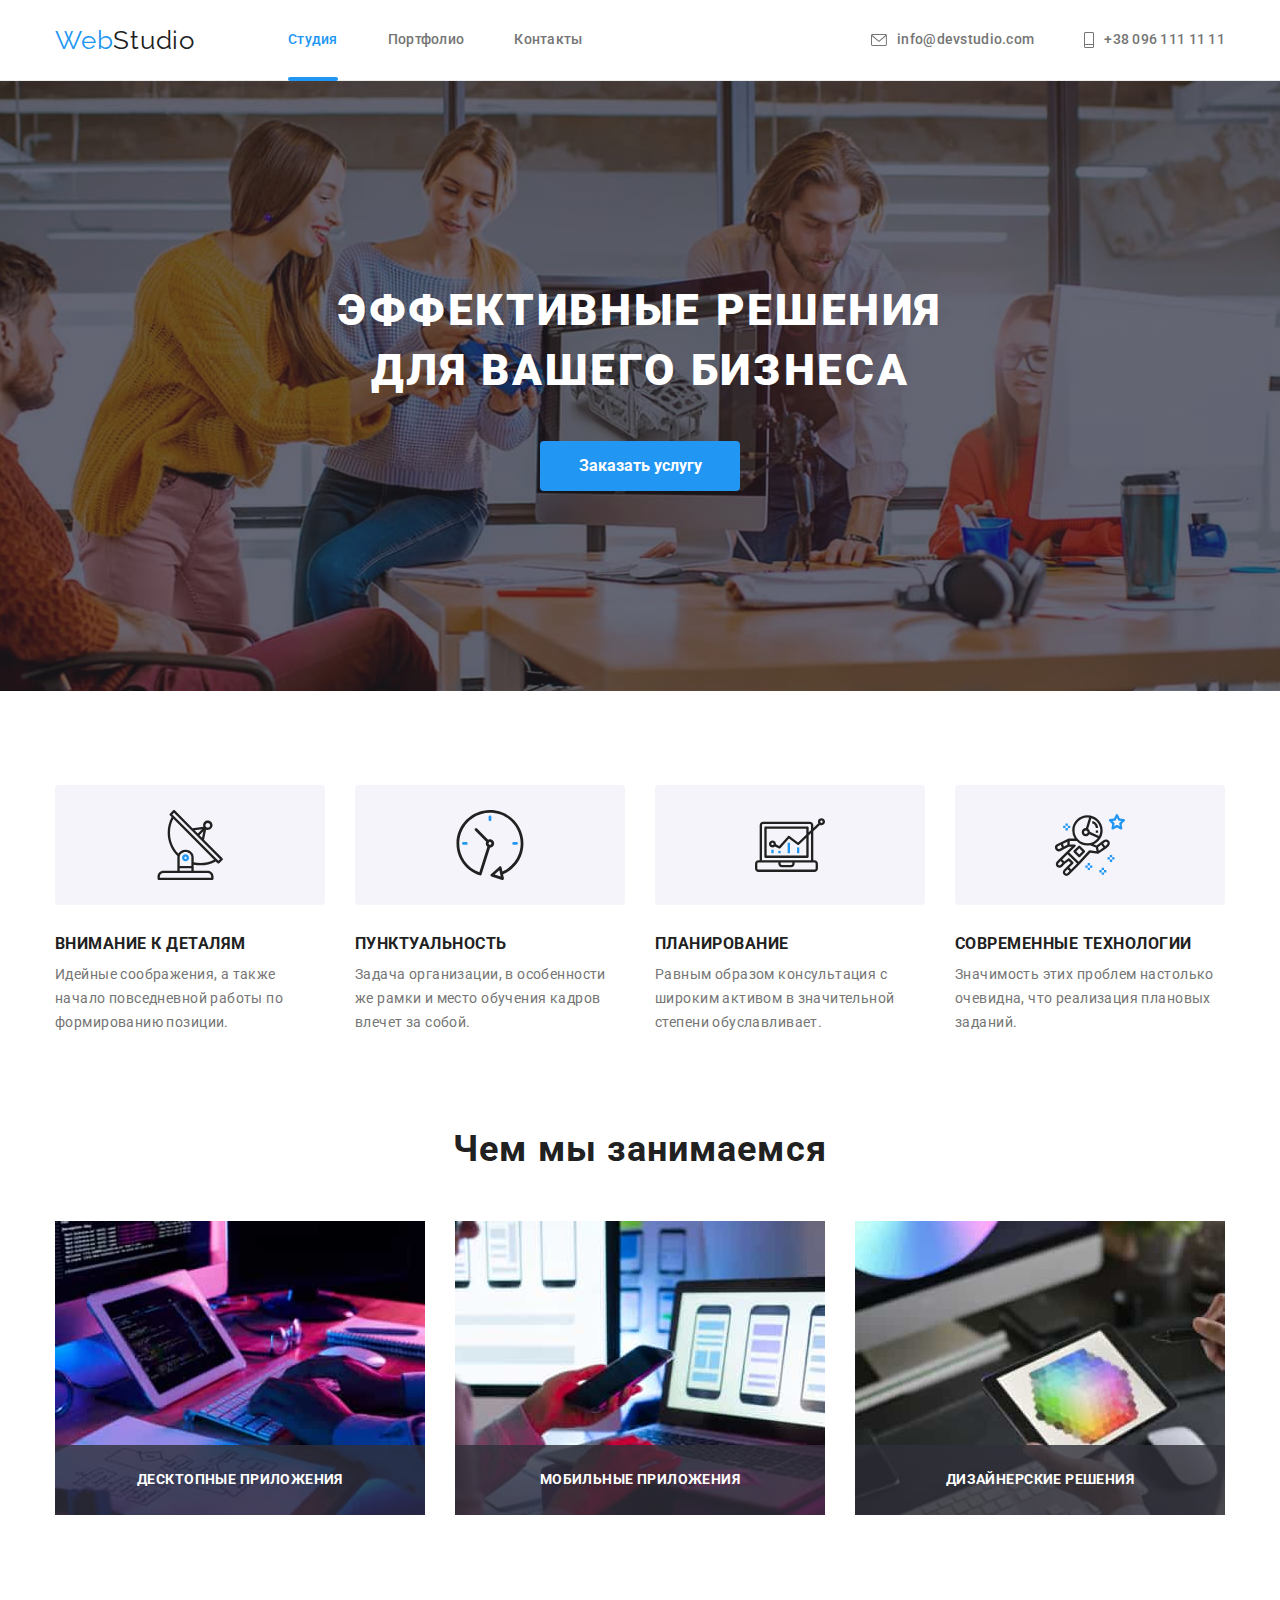
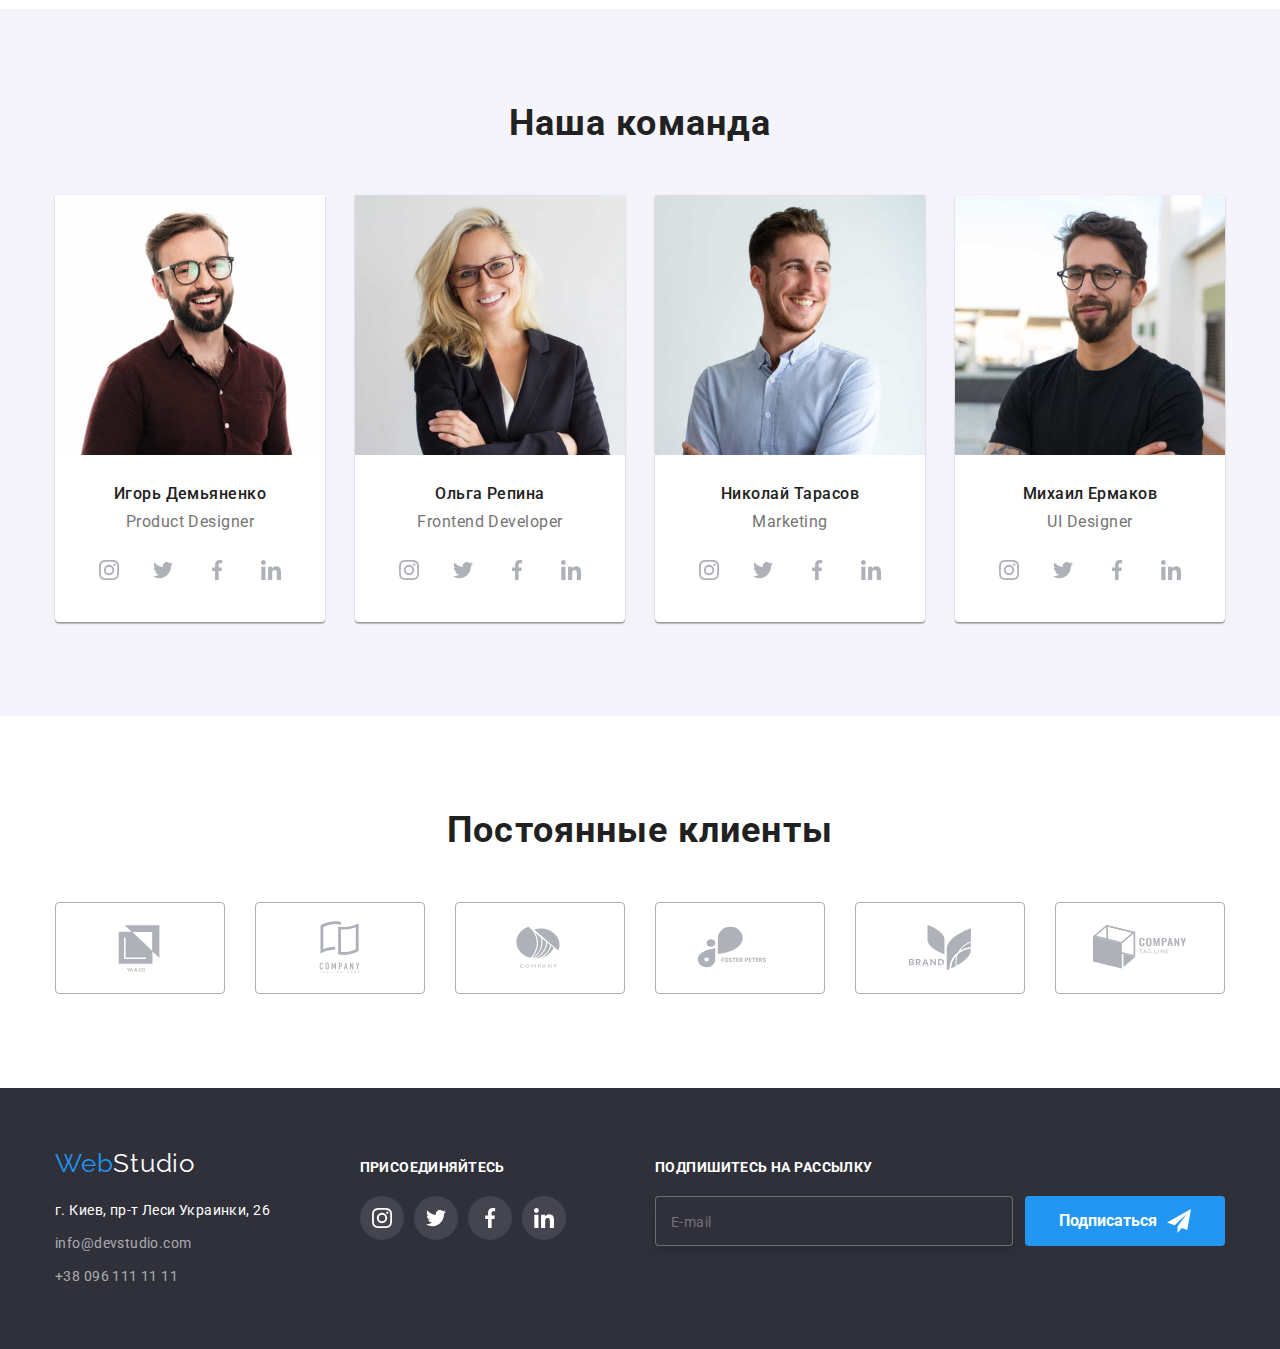
<file: index.html>
<!DOCTYPE html>
<html lang="ru">

<head>
    <meta charset="UTF-8">
    <meta http-equiv="X-UA-Compatible" content="IE=edge">
    <meta name="viewport" content="width=device-width, initial-scale=1.0">
    <title>Студия</title>
    <link rel="preconnect" href="https://fonts.googleapis.com">
    <link rel="preconnect" href="https://fonts.gstatic.com" crossorigin>
    <link
        href="https://fonts.googleapis.com/css2?family=Raleway:wght@700&family=Roboto:wght@400;500;700;900&display=swap"
        rel="stylesheet">
    <link rel="stylesheet" href="./css/modern-normalize.css">
    <link rel="stylesheet" href="./css/styles.css">
</head>

<body>
    <header>
        <div class="container">
            <a href="./index.html" class="logo logo-text-header"><span class="logo-text">Web</span>Studio</a>
            <nav class="navigation">

                <ul class="site-nav">
                    <li class="list"><a href="./index.html" class="link header-link current">Студия</a></li>
                    <li class="list"><a href="./portfolio.html" class="link header-link">Портфолио</a></li>
                    <li class="list"><a href="" class="link header-link">Контакты</a></li>
                </ul>
            </nav>
            <ul class="site-contact">
                <li class="list"><a href="mailto:info@devstudio.com" class="link header-link">
                        <svg class="icon-link" width="16" height="12">
                            <use href="./images/icons.svg#icon-mail"></use>
                        </svg>info@devstudio.com</a>
                </li>
                <li class="list"><a href="tel:+380961111111" class="link header-link"><svg class="icon-link" width="10"
                            height="16">
                            <use href="./images/icons.svg#icon-tel"></use>
                        </svg>+38 096 111 11 11</a></li>
            </ul>
        </div>
    </header>
    <main>




        <section class="section title-section">
            <div class="container">
                <div class="title-container">
                    <h1 class="title-name">Эффективные решения для вашего бизнеса</h1>
                    <button type="button" class="button primary button-modal" data-modal-open>Заказать услугу</button>





                </div>
            </div>
        </section>

        <section class="section">
            <div class="container">
                <h2 class="visually-hidden">Наши преимущества</h2>
                <ul class="content-list">
                    <li class="list">
                        <div class="icon-feature"><svg class="icon" width="70" height="70">
                                <use href="./images/icons.svg#icon-antenna"></use>
                            </svg></div>
                        <h3 class="content">Внимание к деталям</h3>
                        <p>Идейные соображения, а также начало повседневной работы по формированию
                            позиции.</p>
                    </li>
                    <li class="list">
                        <div class="icon-feature"><svg class="icon" width="70" height="70">
                                <use href="./images/icons.svg#icon-clock"></use>
                            </svg></div>
                        <h3 class="content">Пунктуальность</h3>
                        <p>Задача организации, в особенности же рамки и место обучения кадров
                            влечет за собой.</p>
                    </li>
                    <li class="list">
                        <div class="icon-feature"><svg class="icon" width="70" height="70">
                                <use href="./images/icons.svg#icon-diagram"></use>
                            </svg></div>
                        <h3 class="content">Планирование</h3>
                        <p>Равным образом консультация с широким активом в значительной степени
                            обуславливает.</p>
                    </li>
                    <li class="list">
                        <div class="icon-feature"><svg class="icon" width="70" height="70">
                                <use href="./images/icons.svg#icon-astronaut"></use>
                            </svg></div>
                        <h3 class="content">Современные технологии</h3>
                        <p>Значимость этих проблем настолько очевидна, что реализация плановых
                            заданий.</p>
                    </li>
                </ul>
            </div>
        </section>
        <section class="section">
            <div class="container">
                <h2 class="occupation-item">Чем мы занимаемся</h2>
                <ul class="occupation">

                    <li class="list">

                        <img src="./images/img1.jpg" alt="Разработка и создание макета" width="370">
                        <div class="card-text">
                            <h3 class="text-content">Десктопные приложения</h3>
                        </div>
                    </li>
                    <li class="list">
                        <img src="./images/img2.jpg" alt="Адаптация для разных платформ" width="370">
                        <div class="card-text">
                            <h3 class="text-content">Мобильные приложения</h3>
                        </div>
                    </li>
                    <li class="list">
                        <img src="./images/img3.jpg" alt="Физуальное оформление" width="370">
                        <div class="card-text">
                            <h3 class="text-content">Дизайнерские решения</h3>
                        </div>
                    </li>
                </ul>
            </div>
        </section>
        <section class="section">
            <div class="container">
                <h2 class="occupation-item">Наша команда</h2>
                <ul class="team">
                    <li class="list"><img src="./images/photo1.jpg" alt="Фотография Игоря Демьяненко" width="270">
                        <div class="team-block">
                            <h3 class="team-item">Игорь Демьяненко</h3>
                            <p class="team-text">Product Designer</p>

                            <ul class="team-list">

                                <li class="list-social"><a href="" target="_blank" rel="noopener noreferrer"
                                        class="link-button"><svg class="icon-social" width="20" height="20">
                                            <use href="./images/icons.svg#icon-instagram"></use>
                                        </svg></a></li>

                                <li class="list-social"><a href="" target="_blank" rel="noopener noreferrer"
                                        class="link-button"><svg class="icon-social" width="20" height="20">
                                            <use href="./images/icons.svg#icon-twitter"></use>
                                        </svg></a></li>

                                <li class="list-social"><a href="" target="_blank" rel="noopener noreferrer"
                                        class="link-button"><svg class="icon-social" width="20" height="20">
                                            <use href="./images/icons.svg#icon-facebook"></use>
                                        </svg></a></li>

                                <li class="list-social"><a href="" target="_blank" rel="noopener noreferrer"
                                        class="link-button"><svg class="icon-social" width="20" height="20">
                                            <use href="./images/icons.svg#icon-linkedin"></use>
                                        </svg></a></li>
                            </ul>
                        </div>
                    </li>
                    <li class="list"><img src="./images/photo2.jpg" alt="Фотография Ольги Репиной" width="270">
                        <div class="team-block">
                            <h3 class="team-item">Ольга Репина</h3>
                            <p class="team-text">Frontend Developer</p>

                            <ul class="team-list">

                                <li class="list-social"><a href="" target="_blank" rel="noopener noreferrer"
                                        class="link-button"><svg class="icon-social" width="20" height="20">
                                            <use href="./images/icons.svg#icon-instagram"></use>
                                        </svg></a></li>

                                <li class="list-social"><a href="" target="_blank" rel="noopener noreferrer"
                                        class="link-button"><svg class="icon-social" width="20" height="20">
                                            <use href="./images/icons.svg#icon-twitter"></use>
                                        </svg></a></li>

                                <li class="list-social"><a href="" target="_blank" rel="noopener noreferrer"
                                        class="link-button"><svg class="icon-social" width="20" height="20">
                                            <use href="./images/icons.svg#icon-facebook"></use>
                                        </svg></a></li>

                                <li class="list-social"><a href="" target="_blank" rel="noopener noreferrer"
                                        class="link-button"><svg class="icon-social" width="20" height="20">
                                            <use href="./images/icons.svg#icon-linkedin"></use>
                                        </svg></a></li>
                            </ul>
                        </div>
                    </li>
                    <li class="list"><img src="./images/photo3.jpg" alt="Фотография Николая Тарасова" width="270">
                        <div class="team-block">
                            <h3 class="team-item">Николай Тарасов</h3>
                            <p class="team-text">Marketing</p>

                            <ul class="team-list">

                                <li class="list-social"><a href="" target="_blank" rel="noopener noreferrer"
                                        class="link-button"><svg class="icon-social" width="20" height="20">
                                            <use href="./images/icons.svg#icon-instagram"></use>
                                        </svg></a></li>

                                <li class="list-social"><a href="" target="_blank" rel="noopener noreferrer"
                                        class="link-button"><svg class="icon-social" width="20" height="20">
                                            <use href="./images/icons.svg#icon-twitter"></use>
                                        </svg></a></li>

                                <li class="list-social"><a href="" target="_blank" rel="noopener noreferrer"
                                        class="link-button"><svg class="icon-social" width="20" height="20">
                                            <use href="./images/icons.svg#icon-facebook"></use>
                                        </svg></a></li>

                                <li class="list-social"><a href="" target="_blank" rel="noopener noreferrer"
                                        class="link-button"><svg class="icon-social" width="20" height="20">
                                            <use href="./images/icons.svg#icon-linkedin"></use>
                                        </svg></a></li>
                            </ul>
                        </div>
                    </li>
                    <li class="list"><img src="./images/photo4.jpg" alt="Фотография Михаила Ерамакова" width="270">
                        <div class="team-block">
                            <h3 class="team-item">Михаил Ермаков</h3>
                            <p class="team-text">UI Designer</p>

                            <ul class="team-list">

                                <li class="list-social"><a href="" target="_blank" rel="noopener noreferrer"
                                        class="link-button"><svg class="icon-social" width="20" height="20">
                                            <use href="./images/icons.svg#icon-instagram"></use>
                                        </svg></a></li>

                                <li class="list-social"><a href="" target="_blank" rel="noopener noreferrer"
                                        class="link-button"><svg class="icon-social" width="20" height="20">
                                            <use href="./images/icons.svg#icon-twitter"></use>
                                        </svg></a></li>

                                <li class="list-social"><a href="" target="_blank" rel="noopener noreferrer"
                                        class="link-button"><svg class="icon-social" width="20" height="20">
                                            <use href="./images/icons.svg#icon-facebook"></use>
                                        </svg></a></li>

                                <li class="list-social"><a href="" target="_blank" rel="noopener noreferrer"
                                        class="link-button"><svg class="icon-social" width="20" height="20">
                                            <use href="./images/icons.svg#icon-linkedin"></use>
                                        </svg></a></li>
                            </ul>
                        </div>
                    </li>
                </ul>
            </div>
        </section>
        <section class="section">
            <div class="container">
                <h2 class="occupation-item">Постоянные клиенты</h2>
                <ul class="clients-icons">
                    <li class="list list-icons">

                        <a href="" target="_blank" rel="noopener noreferrer" class="link link-block"><svg
                                class="icon-union" width="106" height="60">
                                <use href="./images/icons.svg#icon-union1"></use>
                            </svg></a>


                    </li>
                    <li class="list list-icons">

                        <a href="" target="_blank" rel="noopener noreferrer" class="link link-block"><svg
                                class="icon-union" width="106" height="60">
                                <use href="./images/icons.svg#icon-union2"></use>
                            </svg></a>

                    </li>
                    <li class="list list-icons">

                        <a href="" target="_blank" rel="noopener noreferrer" class="link link-block"><svg
                                class="icon-union" width="106" height="60">
                                <use href="./images/icons.svg#icon-union3"></use>
                            </svg></a>

                    </li>
                    <li class="list list-icons">

                        <a href="" target="_blank" rel="noopener noreferrer" class="link link-block"><svg
                                class="icon-union" width="106" height="60">
                                <use href="./images/icons.svg#icon-union4"></use>
                            </svg></a>

                    </li>
                    <li class="list list-icons">

                        <a href="" target="_blank" rel="noopener noreferrer" class="link link-block"><svg
                                class="icon-union" width="106" height="60">
                                <use href="./images/icons.svg#icon-union5"></use>
                            </svg></a>

                    </li>
                    <li class="list list-icons">

                        <a href="" target="_blank" rel="noopener noreferrer" class="link link-block"><svg
                                class="icon-union" width="106" height="60">
                                <use href="./images/icons.svg#icon-union6"></use>
                            </svg></a>

                    </li>
                </ul>
            </div>
        </section>
    </main>
    <footer class="footer-content">
        <div class="container">
            <div class="footer-block">
                <div class="footer-left">
                    <a href="./index.html" class="logo logo-text-footer"><span class="logo-text">Web</span>Studio</a>
                    <address>
                        <ul class="footer-list">
                            <li class="list"><a href="https://goo.gl/maps/4JhBPTd6AdwU7m8K8" class="footer-item-text"
                                    target="_blank" rel="noopener noreferrer">г. Киев,
                                    пр-т Леси Украинки,
                                    26</a></li>
                            <li class="list">
                                <a href="mailto:info@devstudio.com" class="footer-item">info@devstudio.com</a>
                            </li>
                            <li class="list">
                                <a href="tel:+380961111111" class="footer-item">+38 096 111 11 11</a>
                            </li>
                        </ul>
                    </address>
                </div>
                <div class="footer-center">
                    <b class="footer-title">Присоединяйтесь</b>
                    <ul class="team-list">
                        <li class="list-social"><a href="" target="_blank" rel="noopener noreferrer"
                                class="link-button button-footer-icon"><svg class="icon-footer" width="20" height="20">
                                    <use href="./images/icons.svg#icon-instagram"></use>
                                </svg></a></li>
                        <li class="list-social"><a href="" target="_blank" rel="noopener noreferrer"
                                class="link-button button-footer-icon"><svg class="icon-footer" width="20" height="20">
                                    <use href="./images/icons.svg#icon-twitter"></use>
                                </svg></a></li>

                        <li class="list-social"><a href="" target="_blank" rel="noopener noreferrer"
                                class="link-button button-footer-icon"><svg class="icon-footer" width="20" height="20">
                                    <use href="./images/icons.svg#icon-facebook"></use>
                                </svg></a></li>
                        <li class="list-social"><a href="" target="_blank" rel="noopener noreferrer"
                                class="link-button button-footer-icon"><svg class="icon-footer" width="20" height="20">
                                    <use href="./images/icons.svg#icon-linkedin"></use>
                                </svg></a></li>
                    </ul>
                </div>
                <div class="footer-right">
                    <b class="footer-title">Подпишитесь на рассылку</b>
                    <form class="footer-form" autocomplete="off">
                        <label class="form-input">
                            <input type="email" name="email" class="form-input-footer" placeholder=" " />
                            <span class="footer-form-text">E-mail</span>
                        </label>
                        <button type="submit" class="button button-footer">Подписаться<svg class="icon-button"
                                width="24" height="24">
                                <use href="./images/icons.svg#icon-sendtg"></use>
                            </svg></button>
                    </form>
                </div>
            </div>
        </div>

    </footer>

    <div class="backdrop is-hidden" data-modal>
        <div class="backdrop-block"> <button type="button" data-modal-close class="close-backdrop"><svg width="14"
                    height="14">
                    <use href="./images/icons.svg#icon-close"></use>
                </svg></button>
            <b class="modal-text">Оставьте свои данные, мы вам перезвоним</b>

            <form class="block-input" autocomplete="off">
                    <div class="form-list">
                        <label>
                            <span class="modal-form-text">Имя</span>
                            <span class="input-modal-block"><input type="text" name="username" class="modal-input"
                                    placeholder=" " />
                                <svg class="modal-icon" width="18" height="18">
                                    <use href="./images/icons.svg#icon-person"></use>
                                </svg></span>
                        </label>
                    </div>
                    <div class="form-list">
                        <label>
                            <span class="modal-form-text">Телефон</span>
                            <span class="input-modal-block"><input type="tel" name="phone_number" class="modal-input"
                                    placeholder=" " />
                                <svg class="modal-icon" width="18" height="18">
                                    <use href="./images/icons.svg#icon-phone"></use>
                                </svg></span>
                        </label>
                    </div>
                    <div class="form-list">
                        <label>
                            <span class="modal-form-text">Почта</span>
                            <span class="input-modal-block"><input type="email" name="email" class="modal-input"
                                    placeholder=" " />
                                <svg class="modal-icon" width="18" height="18">
                                    <use href="./images/icons.svg#icon-email"></use>
                                </svg></span>
                        </label>
                    </div>
                    <div class="form-list">
                        <label>
                            <span class="modal-form-text">Комментарий</span>
                            <textarea name="feedback" class="modal-input-area" placeholder="Введите текст"></textarea>
                        </label>
                    </div>
                <div class="checkbox">
                    <input class="checkbox-mark" type="checkbox" name="consent" id="check-mark">
                    <label class="checkbox-text" for="check-mark"><span class="check-text">Соглашаюсь с рассылкой и
                            принимаю&nbsp;</span><a href="./index.html" class="check-link ">Условия
                            договора</a>
                        <span class="checkbox-icon"></span><svg class="icon-check" width="16" height="15">
                            <use href="./images/icons.svg#icon-check"></use>
                        </svg>
                    </label>
                </div>
                <button type="submit" class="button button-modal">Отправить</button>
            </form>
        </div>
    </div>

    <script src="./js/modal.js"></script>
</body>

</html>
</file>
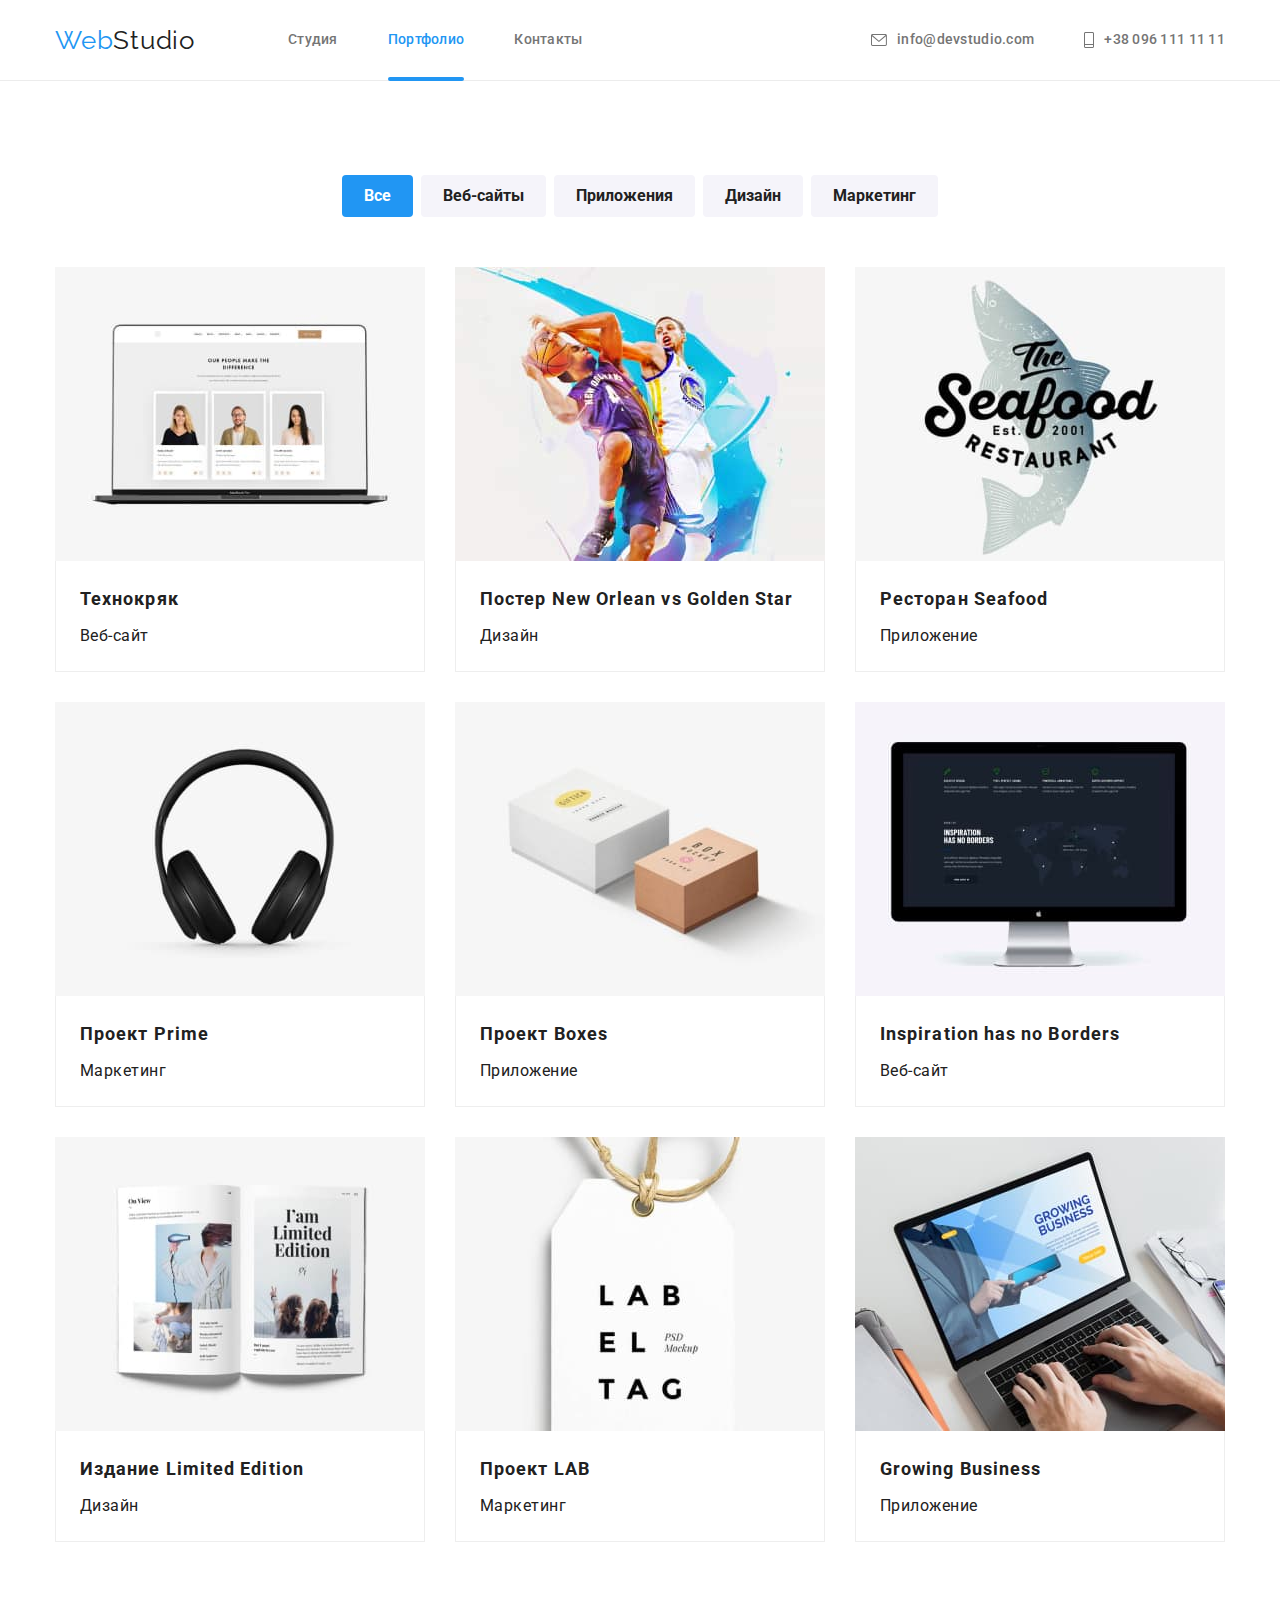
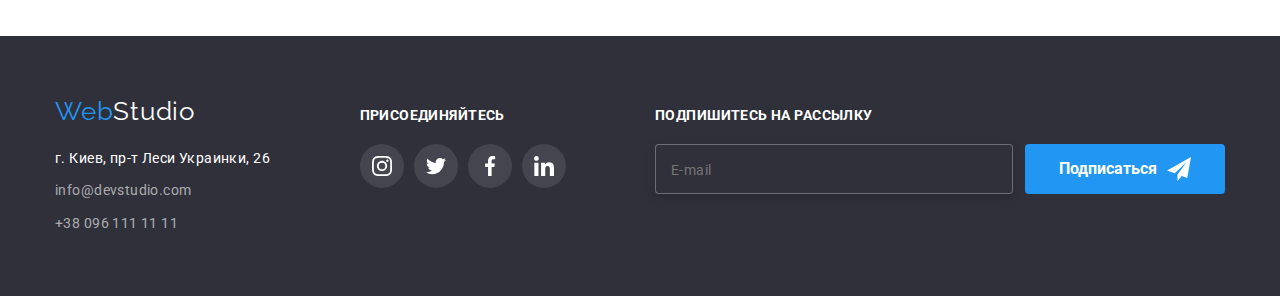
<file: portfolio.html>
<!DOCTYPE html>
<html lang="ru">

<head>
    <meta charset="UTF-8">
    <meta http-equiv="X-UA-Compatible" content="IE=edge">
    <meta name="viewport" content="width=device-width, initial-scale=1.0">
    <title>Портфолио</title>
    <link rel="preconnect" href="https://fonts.googleapis.com">
    <link rel="preconnect" href="https://fonts.gstatic.com" crossorigin>
    <link
        href="https://fonts.googleapis.com/css2?family=Raleway:wght@700&family=Roboto:wght@400;500;700;900&display=swap"
        rel="stylesheet">
    <link rel="stylesheet" href="./css/modern-normalize.css">
    <link rel="stylesheet" href="./css/styles.css">
</head>

<body>
    <header>
        <div class="container">
            <a href="./index.html" class="logo logo-text-header"><span class="logo-text">Web</span>Studio</a>
            <nav class="navigation">

                <ul class="site-nav">
                    <li class="list"><a href="./index.html" class="link header-link">Студия</a></li>
                    <li class="list"><a href="./portfolio.html" class="link header-link current">Портфолио</a></li>
                    <li class="list"><a href="" class="link header-link">Контакты</a></li>
                </ul>
            </nav>
            <ul class="site-contact">
                <li class="list"><a href="mailto:info@devstudio.com" class="link header-link">
                        <svg class="icon-link" width="16" height="12">
                            <use href="./images/icons.svg#icon-mail"></use>
                        </svg>info@devstudio.com</a>
                </li>
                <li class="list"><a href="tel:+380961111111" class="link header-link"><svg class="icon-link" width="10"
                            height="16">
                            <use href="./images/icons.svg#icon-tel"></use>
                        </svg>+38 096 111 11 11</a></li>
            </ul>
        </div>
    </header>
    <main>
        <section class="section portfolio">
            <div class="container">
                <h1 class="visually-hidden">Портфолио</h1>
                <ul class="portfolio-nav">
                    <li class="list">
                        <button type="button" class="button primary">Все</button>
                    </li>
                    <li class="list">
                        <button type="button" class="button secondary">Веб-сайты</button>
                    </li>
                    <li class="list">
                        <button type="button" class="button secondary">Приложения</button>
                    </li>
                    <li class="list">
                        <button type="button" class="button secondary">Дизайн</button>
                    </li>
                    <li class="list">
                        <button type="button" class="button secondary">Маркетинг</button>
                    </li>
                </ul>

                <ul class="gallery">
                    <li class="list portfolio-block">
                        <a href="./index.html" class="link link-card">
                            <div class="img-block">
                                <img src="./images/imgportfolio1.jpg" alt="Проект Технокряк" width="370">
                                <p class="text-card">
                                    Технокряк это современная площадка распространения коронавируса. Компании используют
                                    эту
                                    платформу для цифрового
                                    шпионажа и атак на защищённые сервера конкурентов.
                                </p>
                            </div>




                            <div class="gallery-block">
                                <h3 class="gallery-item">Технокряк</h3>
                                <p class="gallery-text">Веб-сайт</p>
                            </div>
                        </a>

                    </li>
                    <li class="list portfolio-block">
                        <a href="./index.html" class="link link-card">
                            <div class="img-block"><img src="./images/imgportfolio2.jpg"
                                    alt="Проект Постер New Orlean vs Golden Star" width="370">
                                <p class="text-card">
                                    Технокряк это современная площадка распространения коронавируса. Компании используют
                                    эту
                                    платформу для цифрового
                                    шпионажа и атак на защищённые сервера конкурентов.
                                </p>
                            </div>
                            <div class="gallery-block">
                                <h3 class="gallery-item">Постер New Orlean vs Golden Star</h3>
                                <p class="gallery-text">Дизайн</p>
                            </div>
                        </a>

                    </li>
                    <li class="list portfolio-block">
                        <a href="./index.html" class="link link-card">
                            <div class="img-block"><img src="./images/imgportfolio3.jpg" alt="Проект Ресторан Seafood"
                                    width="370">
                                <p class="text-card">
                                    Технокряк это современная площадка распространения коронавируса. Компании используют
                                    эту
                                    платформу для цифрового
                                    шпионажа и атак на защищённые сервера конкурентов.
                                </p>
                            </div>
                            <div class="gallery-block">
                                <h3 class="gallery-item">Ресторан Seafood</h3>
                                <p class="gallery-text">Приложение</p>
                            </div>
                        </a>

                    </li>
                    <li class="list portfolio-block">
                        <a href="./index.html" class="link link-card">
                            <div class="img-block"><img src="./images/imgportfolio4.jpg" alt="Проект Prime" width="370">
                                <p class="text-card">
                                    Технокряк это современная площадка распространения коронавируса. Компании используют
                                    эту
                                    платформу для цифрового
                                    шпионажа и атак на защищённые сервера конкурентов.
                                </p>
                            </div>
                            <div class="gallery-block">
                                <h3 class="gallery-item">Проект Prime</h3>
                                <p class="gallery-text">Маркетинг</p>
                            </div>
                        </a>

                    </li>
                    <li class="list portfolio-block">
                        <a href="./index.html" class="link link-card">
                            <div class="img-block"><img src="./images/imgportfolio5.jpg" alt="Проект Boxes" width="370">
                                <p class="text-card">
                                    Технокряк это современная площадка распространения коронавируса. Компании используют
                                    эту
                                    платформу для цифрового
                                    шпионажа и атак на защищённые сервера конкурентов.
                                </p>
                            </div>
                            <div class="gallery-block">
                                <h3 class="gallery-item">Проект Boxes</h3>
                                <p class="gallery-text">Приложение</p>
                            </div>
                        </a>

                    </li>
                    <li class="list portfolio-block">
                        <a href="./index.html" class="link link link-card">
                            <div class="img-block"><img src="./images/imgportfolio6.jpg"
                                    alt="Проект Inspiration has no Borders" width="370">
                                <p class="text-card">
                                    Технокряк это современная площадка распространения коронавируса. Компании используют
                                    эту
                                    платформу для цифрового
                                    шпионажа и атак на защищённые сервера конкурентов.
                                </p>
                            </div>
                            <div class="gallery-block">
                                <h3 class="gallery-item">Inspiration has no Borders</h3>
                                <p class="gallery-text">Веб-сайт</p>
                            </div>
                        </a>

                    </li>
                    <li class="list portfolio-block">
                        <a href="./index.html" class="link link-card">
                            <div class="img-block"><img src="./images/imgportfolio7.jpg"
                                    alt="Проект Издание Limited Edition" width="370">
                                <p class="text-card">
                                    Технокряк это современная площадка распространения коронавируса. Компании используют
                                    эту
                                    платформу для цифрового
                                    шпионажа и атак на защищённые сервера конкурентов.
                                </p>
                            </div>
                            <div class="gallery-block">
                                <h3 class="gallery-item">Издание Limited Edition</h3>
                                <p class="gallery-text">Дизайн</p>
                            </div>
                        </a>

                    </li>
                    <li class="list portfolio-block">
                        <a href="./index.html" class="link link-card">
                            <div class="img-block"><img src="./images/imgportfolio8.jpg" alt="Проект LAB" width="370">
                                <p class="text-card">
                                    Технокряк это современная площадка распространения коронавируса. Компании используют
                                    эту
                                    платформу для цифрового
                                    шпионажа и атак на защищённые сервера конкурентов.
                                </p>
                            </div>
                            <div class="gallery-block">
                                <h3 class="gallery-item">Проект LAB</h3>
                                <p class="gallery-text">Маркетинг</p>
                            </div>
                        </a>

                    </li>
                    <li class="list portfolio-block">
                        <a href="./index.html" class="link link-card">
                            <div class="img-block"><img src="./images/imgportfolio9.jpg" alt="Проект Growing Business"
                                    width="370">
                                <p class="text-card">
                                    Технокряк это современная площадка распространения коронавируса. Компании используют
                                    эту
                                    платформу для цифрового
                                    шпионажа и атак на защищённые сервера конкурентов.
                                </p>
                            </div>
                            <div class="gallery-block">
                                <h3 class="gallery-item">Growing Business</h3>
                                <p class="gallery-text">Приложение</p>
                            </div>
                        </a>

                    </li>
                </ul>
            </div>

        </section>

    </main>

    <footer class="footer-content">
        <div class="container">
            <div class="footer-block">
                <div class="footer-left">
                    <a href="./index.html" class="logo logo-text-footer"><span class="logo-text">Web</span>Studio</a>
                    <address>
                        <ul class="footer-list">
                            <li class="list"><a href="https://goo.gl/maps/4JhBPTd6AdwU7m8K8" class="footer-item-text"
                                    target="_blank" rel="noopener noreferrer">г. Киев,
                                    пр-т Леси Украинки,
                                    26</a></li>
                            <li class="list">
                                <a href="mailto:info@devstudio.com" class="footer-item">info@devstudio.com</a>
                            </li>
                            <li class="list">
                                <a href="tel:+380961111111" class="footer-item">+38 096 111 11 11</a>
                            </li>
                        </ul>
                    </address>
                </div>
                <div class="footer-center">
                    <b class="footer-title">Присоединяйтесь</b>


                    <ul class="team-list">

                        <li class="list-social"><a href="" target="_blank" rel="noopener noreferrer"
                                class="link-button button-footer-icon"><svg class="icon-footer" width="20" height="20">
                                    <use href="./images/icons.svg#icon-instagram"></use>
                                </svg></a></li>

                        <li class="list-social"><a href="" target="_blank" rel="noopener noreferrer"
                                class="link-button button-footer-icon"><svg class="icon-footer" width="20" height="20">
                                    <use href="./images/icons.svg#icon-twitter"></use>
                                </svg></a></li>

                        <li class="list-social"><a href="" target="_blank" rel="noopener noreferrer"
                                class="link-button button-footer-icon"><svg class="icon-footer" width="20" height="20">
                                    <use href="./images/icons.svg#icon-facebook"></use>
                                </svg></a></li>

                        <li class="list-social"><a href="" target="_blank" rel="noopener noreferrer"
                                class="link-button button-footer-icon"><svg class="icon-footer" width="20" height="20">
                                    <use href="./images/icons.svg#icon-linkedin"></use>
                                </svg></a></li>
                    </ul>

                </div>
                <div class="footer-right">
                    <b class="footer-title">Подпишитесь на рассылку</b>
                    <form class="footer-form" autocomplete="off">
                        <label class="form-input">
                            <input type="email" name="email" class="form-input-footer" placeholder=" " />
                            <span class="footer-form-text">E-mail</span>
                        </label>
                        <button type="submit" class="button button-footer">Подписаться<svg class="icon-button"
                                width="24" height="24">
                                <use href="./images/icons.svg#icon-sendtg"></use>
                            </svg></button>
                    </form>
                </div>
            </div>
        </div>

    </footer>

</body>

</html>
</file>
<file: css/styles.css>
:root {
	--accent-color: #2196f3; /* цвет выделения */
	--primary-text-color: #212121; /* цвет заголовков */
	--secondary-text-color: #757575; /* цвет остального текста */
	--primary-white-color: #ffffff; /* цвет фона белый */
	--primary-dark-color: #2f303a; /* цвет фона черный */
	--third-white-color: rgba(255, 255, 255, 0.6); /* цвет текста с прозрачностью */
	--accent-color-button: #2196f3; /* цвет кнопки */
	--primary-hover-button: #188ce8; /* ховер кнопки */
	--primary-nonactive-button: #f5f4fa; /* неактивная кнопка */
	--shadow-button: 0px 3px 1px rgba(0, 0, 0, 0.1), 0px 1px 2px rgba(0, 0, 0, 0.08), 0px 2px 2px rgba(0, 0, 0, 0.12); /* тень кнопки */
	--color-border-header: #ececec;
	--grey-background-color: #f5f4fa;
	--border-card: 1px solid #eeeeee;
	--border-clients: 1px solid #afb1b8;
	--border-clients-active: 1px solid #2196f3;
	--box-team-shadow: 0px 1px 3px rgba(0, 0, 0, 0.12), 0px 1px 1px rgba(0, 0, 0, 0.14), 0px 2px 1px rgba(0, 0, 0, 0.2);
	--image-background: rgba(47, 48, 58, 0.4), rgba(47, 48, 58, 0.4);
	--image-background-text: rgba(47, 48, 58, 0.8);
	--color-not-img: #c4c4c4;
	--icon-not-active: #afb1b8;
	--icon-footer: rgba(255, 255, 255, 0.1);
	--portfolio-shadow: 0px 1px 1px rgba(0, 0, 0, 0.12), 0px 4px 4px rgba(0, 0, 0, 0.06), 1px 4px 6px rgba(0, 0, 0, 0.16);
	--color-card: rgba(33, 150, 243, 0.9);
	--modal-background: rgba(0, 0, 0, 0.2);
	--modal-shadow: 0px 1px 3px rgba(0, 0, 0, 0.12), 0px 1px 1px rgba(0, 0, 0, 0.14), 0px 2px 1px rgba(0, 0, 0, 0.2);
	--modal-button: rgba(0, 0, 0, 0.1);
	--placeholder-text: rgba(117, 117, 117, 0.5);
}
h1,
h2,
h3,
p {
	margin: 0;
}
ul {
	margin: 0;
	padding-left: 0;
}
img {
	display: block;
	max-width: 100%;
	height: auto;
}
body {
	background-color: var(--primary-white-color);
	color: var(--secondary-text-color);
	font-family: Roboto, sans-serif;
	font-weight: 400;
	font-size: 14px;
	line-height: 1.71;
	letter-spacing: 0.03em;
}
address {
	font-style: normal;
}
.container {
	width: 1200px;
	padding-left: 15px;
	padding-right: 15px;
	margin-left: auto;
	margin-right: auto;
}
header {
	border-bottom: 1px solid var(--color-border-header);
}
header .container {
	display: flex;
	align-items: center;
}
.section {
	padding-top: 94px;
	padding-bottom: 94px;
}
.section.title-section {
	max-width: 1600px;
	margin-left: auto;
	margin-right: auto;
	text-align: center;

	background-image: linear-gradient(var(--image-background)), url(../images/bg.jpg);
	background-repeat: no-repeat;
	background-color: var(--color-not-img);
	background-position: center;
	background-size: cover;
	padding-top: 200px;
	padding-bottom: 200px;
}
.section:nth-child(2) {
	padding-bottom: 0;
}
.section:nth-child(4) {
	background-color: var(--grey-background-color);
}
.logo {
	font-family: "Raleway", sans-serif;
	font-size: 26px;
	line-height: 1.19;
	letter-spacing: 0.03em;
	text-decoration: none;
}
.logo-text {
	color: var(--accent-color);
}
.logo-text-header {
	color: var(--primary-text-color);
}
.logo-text-footer {
	display: inline-block;
	margin-bottom: 20px;
	color: var(--primary-white-color);
}
.link {
	position: relative;
	color: var(--primary-text-color);
	text-decoration: none;

	transition-property: color;
	transition-duration: 250ms;
	transition-timing-function: cubic-bezier(0.4, 0, 0.2, 1);
}
.header-link {
	display: block;
	color: var(--secondary-text-color);
	padding-top: 32px;
	padding-bottom: 32px;
}
.list {
	list-style: none;
}
.navigation {
	margin-left: 93px;
}
.site-nav,
.site-contact {
	display: flex;
	font-weight: 500;
	line-height: 1.14;
	letter-spacing: 0.02em;
}
.site-contact {
	margin-left: auto;
}
.site-contact .list,
.site-nav .list {
	margin-right: 50px;
}
.site-contact .list:last-child,
.site-nav .list:last-child {
	margin-right: 0;
}
.site-contact .link {
	display: flex;
	align-items: center;
	color: var(--secondary-text-color);
}
.site-contact .link:hover,
.site-contact .link:focus,
.site-nav .link:hover,
.site-nav .link:focus {
	color: var(--accent-color);
}
a:hover .icon-link,
a:focus .icon-link {
	fill: var(--accent-color);
}
.site-nav .link.current {
	color: var(--accent-color);
}
.current::after {
	content: "";
	display: block;
	position: absolute;
	bottom: -1px;
	width: 100%;
	height: 4px;
	border-radius: 2px;
	background-color: var(--accent-color);
}
.icon-link {
	display: flex;
	margin-right: 10px;
	fill: var(--secondary-text-color);
	transition-property: fill;
	transition-duration: 250ms;
	transition-timing-function: cubic-bezier(0.4, 0, 0.2, 1);
}
.team-list {
	display: flex;
	align-items: center;
	justify-content: center;
}
.list-social {
	list-style: none;
	margin-right: 10px;
}
.list-social:last-child {
	margin-right: 0;
}
.link-button {
	display: flex;
	align-items: center;
	justify-content: center;
	width: 44px;
	height: 44px;
	border-radius: 100%;

	transition-property: background-color;
	transition-duration: 250ms;
	transition-timing-function: cubic-bezier(0.4, 0, 0.2, 1);
}
.icon-social {
	fill: var(--icon-not-active);
	transition-property: fill;
	transition-duration: 250ms;
	transition-timing-function: cubic-bezier(0.4, 0, 0.2, 1);
}
a:hover .icon-social,
a:focus .icon-social {
	fill: var(--primary-white-color);
}

.title-name {
	color: var(--primary-white-color);
	text-transform: uppercase;
	font-family: inherit;
	font-weight: 900;
	font-size: 44px;
	line-height: 1.36;
	letter-spacing: 0.06em;
	text-align: center;
	margin-bottom: 40px;
}
.title-container {
	width: 696px;
	margin-left: auto;
	margin-right: auto;
}
.visually-hidden {
	position: absolute;
	white-space: nowrap;
	width: 1px;
	height: 1px;
	overflow: hidden;
	border: 0;
	padding: 0;
	clip: rect(0 0 0 0);
	clip-path: inset(50%);
	margin: -1px;
}
.button {
	border-radius: 4px;
	cursor: pointer;
	border: 0;
	font-family: inherit;
	font-weight: 700;
	font-size: 16px;
	line-height: 1.87;
	padding: 6px 22px;
	transition-property: background-color, box-shadow, color;
	transition-duration: 250ms;
	transition-timing-function: cubic-bezier(0.4, 0, 0.2, 1);
}
.button.primary {
	color: var(--primary-white-color);
	background-color: var(--accent-color-button);
}
.button.secondary {
	color: var(--primary-text-color);
	background-color: var(--primary-nonactive-button);
}
.button:hover,
.button:focus {
	color: var(--primary-white-color);
	background-color: var(--primary-hover-button);
	box-shadow: var(--shadow-button);
}
.occupation-item {
	color: var(--primary-text-color);
	font-family: inherit;
	font-size: 36px;
	line-height: 1.16;
	text-align: center;
	letter-spacing: 0.03em;
	margin-bottom: 50px;
	font-weight: 700;
}
.content {
	color: var(--primary-text-color);
	font-family: inherit;
	font-weight: 700;
	line-height: 1.14;
	text-transform: uppercase;
	letter-spacing: 0.03em;
	margin-bottom: 10px;
}
.content-list {
	display: flex;
	flex-wrap: wrap;
	margin-left: -30px;
	margin-bottom: -30px;
}
.content-list .list {
	flex-basis: calc(100% / 4 - 30px);
	margin-left: 30px;
	margin-bottom: 30px;
}
.icon-feature {
	display: flex;
	align-items: center;
	justify-content: center;
	background-color: var(--grey-background-color);
	border-radius: 4px;
	padding-top: 25px;
	padding-bottom: 25px;
	margin-bottom: 30px;
}
.occupation {
	display: flex;
	flex-wrap: wrap;
	margin-left: -30px;
	margin-bottom: -30px;
}
.occupation .list {
	position: relative;
	flex-basis: calc(100% / 3 - 30px);
	margin-left: 30px;
	margin-bottom: 30px;
}
.card-text {
	position: absolute;
	bottom: 0;
	display: flex;
	align-items: center;
	justify-content: center;
	width: 100%;
	height: 70px;
	background: var(--image-background-text);
}

.text-content {
	font-weight: bold;
	font-size: 14px;
	line-height: 1.14;
	letter-spacing: 0.03em;
	color: var(--primary-white-color);
	text-transform: uppercase;
}
.team {
	display: flex;
	flex-wrap: wrap;
	margin-left: -30px;
	margin-bottom: -30px;
	text-align: center;
}
.team-block {
	padding-top: 30px;
	padding-bottom: 30px;
}
.team .list {
	flex-basis: calc(100% / 4 - 30px);
	margin-left: 30px;
	margin-bottom: 30px;
	background-color: var(--primary-white-color);
	box-shadow: var(--box-team-shadow);
	border-radius: 0px 0px 4px 4px;
}
.team-item {
	color: var(--primary-text-color);
	font-family: inherit;
	font-size: 16px;
	font-weight: 500;
	line-height: 1.18;
	letter-spacing: 0.03em;
	margin-bottom: 10px;
}
.team-text {
	font-size: 16px;
	line-height: 1.18;
	letter-spacing: 0.03em;
	margin-bottom: 16px;
}
.section.portfolio {
	padding-top: 94px;
	padding-bottom: 94px;
}
.portfolio-nav {
	display: flex;
	justify-content: center;
	text-align: center;
	margin-bottom: 50px;
}
.portfolio-nav .list {
	margin-right: 8px;
}
.portfolio-nav .list:last-child {
	margin-right: 0;
}
.gallery {
	display: flex;
	flex-wrap: wrap;
	margin-left: -30px;
	margin-bottom: -30px;
}
.gallery .list {
	flex-basis: calc(100% / 3 - 30px);
	margin-left: 30px;
	margin-bottom: 30px;
}
.gallery-block {
	padding: 20px 24px 20px 24px;
	border-left: var(--border-card);
	border-right: var(--border-card);
	border-bottom: var(--border-card);
}
.gallery-item {
	color: var(--primary-text-color);
	font-family: inherit;
	font-style: normal;
	font-weight: 700;
	font-size: 18px;
	line-height: 2;
	letter-spacing: 0.06em;
	margin-bottom: 4px;
}
.gallery-text {
	font-size: 16px;
	line-height: 1.87;
	letter-spacing: 0.03em;
}
.link-card {
	display: block;
	transition-property: box-shadow;
	transition-duration: 250ms;
	transition-timing-function: cubic-bezier(0.4, 0, 0.2, 1);
}
.link-card:hover,
.link-card:focus {
	box-shadow: var(--portfolio-shadow);
}
.img-block {
	position: relative;
	overflow: hidden;
}
.text-card {
	position: absolute;
	opacity: 0;
	top: 0;
	left: 0;
	width: 100%;
	height: 100%;
	background-color: var(--color-card);
	transform: translatey(100%);
	transition-property: transform, opacity;
	transition-duration: 250ms;
	transition-timing-function: cubic-bezier(0.4, 0, 0.2, 1);
	color: var(--primary-white-color);
	padding: 63px 24px 63px 24px;
	margin: 0;
	font-size: 18px;
	line-height: 1.56;
}
a:hover .text-card,
a:focus .text-card {
	transform: translatey(0);
	opacity: 1;
}
.footer-content {
	background-color: var(--primary-dark-color);
	padding-top: 60px;
	padding-bottom: 60px;
}
.footer-list .list {
	margin-bottom: 9px;
}
.footer-list .list:last-child {
	margin-bottom: 0;
}
.footer-item,
.footer-item-text {
	color: var(--third-white-color);
	text-decoration: none;
	transition-property: color;
	transition-duration: 250ms;
	transition-timing-function: cubic-bezier(0.4, 0, 0.2, 1);
}
.footer-item-text {
	color: var(--primary-white-color);
}
.footer-item:hover,
.footer-item:focus,
.footer-item-text:hover,
.footer-item-text:focus {
	color: var(--accent-color);
}
.clients-icons {
	display: flex;
	flex-wrap: wrap;
	margin-left: -30px;
	margin-bottom: -30px;
}
.list-icons {
	flex-basis: calc(100% / 6 - 30px);
	margin-left: 30px;
	margin-bottom: 30px;
}
.icon-union {
	fill: var(--icon-not-active);
	transition-property: fill;
	transition-duration: 250ms;
	transition-timing-function: cubic-bezier(0.4, 0, 0.2, 1);
}
.link-block {
	display: flex;
	justify-content: center;
	align-items: center;
	width: 170px;
	height: 92px;
	border: var(--border-clients);
	border-radius: 4px;

	transition-property: background-color;
	transition-duration: 250ms;
	transition-timing-function: cubic-bezier(0.4, 0, 0.2, 1);
}
.link-block:hover .icon-union,
.link-block:focus .icon-union {
	fill: var(--accent-color);
}
.link-block:hover,
.link-block:focus {
	border: var(--border-clients-active);
	fill: var(--accent-color);
}
.footer-block {
	display: flex;
	align-items: baseline;
	justify-content: space-between;
}

.footer-left {

}
.footer-center {

}
.footer-right {

}

.footer-title {
	display: block;
	font-weight: bold;
	font-size: 14px;
	line-height: 1.14;
	letter-spacing: 0.03em;
	text-transform: uppercase;
	color: var(--primary-white-color);
	margin-bottom: 20px;
}

.footer-form {
	display: flex;

	position: relative;
}

.button-footer,
.button-modal {
  width: 200px;
  height: 50px;
	display: flex;
  justify-content: center;
  align-items: center;
	padding-top: 10px;
	padding-bottom: 10px;
	background-color: var(--accent-color-button);
	color: var(--primary-white-color);
}

.icon-button {
	margin-left: 10px;
}

.form-input {
margin-right: 12px;
}
	


.form-input-footer {
	width: 358px;
	height: 50px;
	
	padding-left: 16px;
	background-color: var(--primary-dark-color);
	border: 1px solid rgba(255, 255, 255, 0.3);
	box-sizing: border-box;
	filter: drop-shadow(0px 4px 4px rgba(0, 0, 0, 0.15));
	border-radius: 4px;
	transition-property: background-color;
	transition-duration: 250ms;
	transition-timing-function: cubic-bezier(0.4, 0, 0.2, 1);
}
.form-input-footer:focus {
	background-color: var(--primary-white-color);
}

.footer-form-text {
	position: absolute;
	top: 15px;
	bottom: 15px;
	left: 16px;

	transition-property: transform, color;
	transition-duration: 250ms;
	transition-timing-function: cubic-bezier(0.4, 0, 0.2, 1);
}

.form-input-footer:focus + .footer-form-text,
.form-input-footer:not(:placeholder-shown) + .footer-form-text {
	transform: translateX(-70px);
	color: var(--primary-white-color);
}

.icon-footer {
	fill: var(--primary-white-color);
	transition-property: fill;
	transition-duration: 250ms;
	transition-timing-function: cubic-bezier(0.4, 0, 0.2, 1);
}
.button-footer-icon {
	background-color: var(--icon-footer);
	border-radius: 100%;
}
a:hover .icon-footer,
a:focus .icon-footer {
	fill: var(--primary-white-color);
}
.link-button:hover,
.link-button:focus {
	background-color: var(--accent-color);
	border-radius: 100%;
}

.backdrop {
	position: fixed;
	opacity: 1;
	top: 0;
	left: 0;

	width: 100%;
	height: 100%;
	background-color: var(--modal-background);

	transition-property: opacity;
	transition-duration: 250ms;
	transition-timing-function: cubic-bezier(0.4, 0, 0.2, 1);
}
.backdrop.is-hidden {
	opacity: 0;
	pointer-events: none;
}
.backdrop.is-hidden .backdrop-block {
	transform: translate(-50%, -50%) scale(0.9);
}
.backdrop-block {
	position: absolute;

	top: 50%;
	left: 50%;
	transform: translate(-50%, -50%) scale(1);

	padding: 40px 40px;
	max-width: 528px;
	
	margin: 0 auto;
	background-color: var(--primary-white-color);
	box-shadow: var(--modal-shadow);
	border-radius: 4px;
	transition-property: transform;
	transition-duration: 250ms;
	transition-timing-function: cubic-bezier(0.4, 0, 0.2, 1);
}
.close-backdrop {
	position: absolute;
	display: flex;
	justify-content: center;
	align-items: center;
	top: 8px;
	right: 8px;
	height: 30px;
	width: 30px;
	background-color: var(--primary-white-color);
	border: 1px solid var(--modal-button);
	border-radius: 100%;
	cursor: pointer;
	transition-property: fill;
	transition-duration: 250ms;
	transition-timing-function: cubic-bezier(0.4, 0, 0.2, 1);
}
.close-backdrop:hover,
.close-backdrop:focus {
	fill: var(--accent-color);
}

.button-modal {
  margin: 0 auto;
}

.block-input {
	margin: 0 auto;
	
}
.modal-text {
	font-size: 20px;
	line-height: 1.15;
	text-align: center;
	letter-spacing: 0.03em;
	color: var(--primary-text-color);
}

.modal-form-text {
  display: inline-block;
  margin-bottom: 4px;
  font-size: 12px;
  line-height: 1.25;
  letter-spacing: 0.01em;
  
}
.input-modal-block {
	position: relative;
}
.modal-input {
	width: 100%;
	height: 40px;
	padding-left: 42px;
	border: 1px solid rgba(33, 33, 33, 0.2);
	border-radius: 4px;
	transition-property: border-color;
	transition-duration: 250ms;
	transition-timing-function: cubic-bezier(0.4, 0, 0.2, 1);
}

.modal-input-area {
	display: block;
	width: 100%;
	height: 120px;
	padding: 12px 16px;
	resize: none;
	border: 1px solid rgba(33, 33, 33, 0.2);
	border-radius: 4px;
}
.modal-input-area::placeholder {
	color: var(--placeholder-text);
}
.modal-icon {
	position: absolute;
	top: 0;
	left: 15px;
	transition-property: fill;
	transition-duration: 250ms;
	transition-timing-function: cubic-bezier(0.4, 0, 0.2, 1);
}

.modal-input:focus,
.modal-input-area:focus {
	border-color: var(--accent-color);
	outline: none;
}

.modal-input:focus ~ .modal-icon {
	fill: var(--accent-color);
}
.form-list {
  list-style: none;
  padding: 0;
  margin: 0;
  margin-top: 12px;
}
.form-list + .form-list {
	margin-top: 10px;
}


.checkbox {
  position: relative;
  margin-top: 20px;
  margin-bottom: 30px;
  padding-left: 36.38px;
}
.checkbox-mark {
	position: absolute;
	white-space: nowrap;
	width: 1px;
	height: 1px;
	overflow: hidden;
	border: 0;
	padding: 0;
	clip: rect(0 0 0 0);
	clip-path: inset(50%);
	margin: -1px;
}

.check-link {
	color: var(--accent-color);
}

.checkbox-text {	

  font-size: 14px;
  line-height: 1.71; 
  letter-spacing: 0.03em;
}
.checkbox-icon {
  position: absolute;
  top: 50%;
  left: 15px;
  width: 16px;
  height: 15px;
  border: 2px solid var(--primary-text-color);
  border-radius: 4px;
  transform: translateY(-50%); 
}


.icon-check {
  position: absolute;
  top: 50%;
  left: 15px;
  opacity: 0;
  fill: var(--primary-white-color);
  transform: translateY(-50%);
}

.checkbox-icon,
.icon-check {
	
	cursor: pointer;
    transition-property: background-color, border, opacity;
	transition-duration: 250ms;
	transition-timing-function: cubic-bezier(0.4, 0, 0.2, 1);
}
.checkbox-mark:checked ~ .checkbox-text .icon-check {

  background-color: var(--accent-color);
  border-radius: 4px;
  opacity: 1;
}
.checkbox-mark:checked ~ .checkbox-text .checkbox-icon {
  background-color: var(--accent-color);
  border: 2px solid var(--accent-color);
}

.checkbox-mark:focus ~ .checkbox-text .checkbox-icon {
	
    outline: 2px solid;
}
</file>
